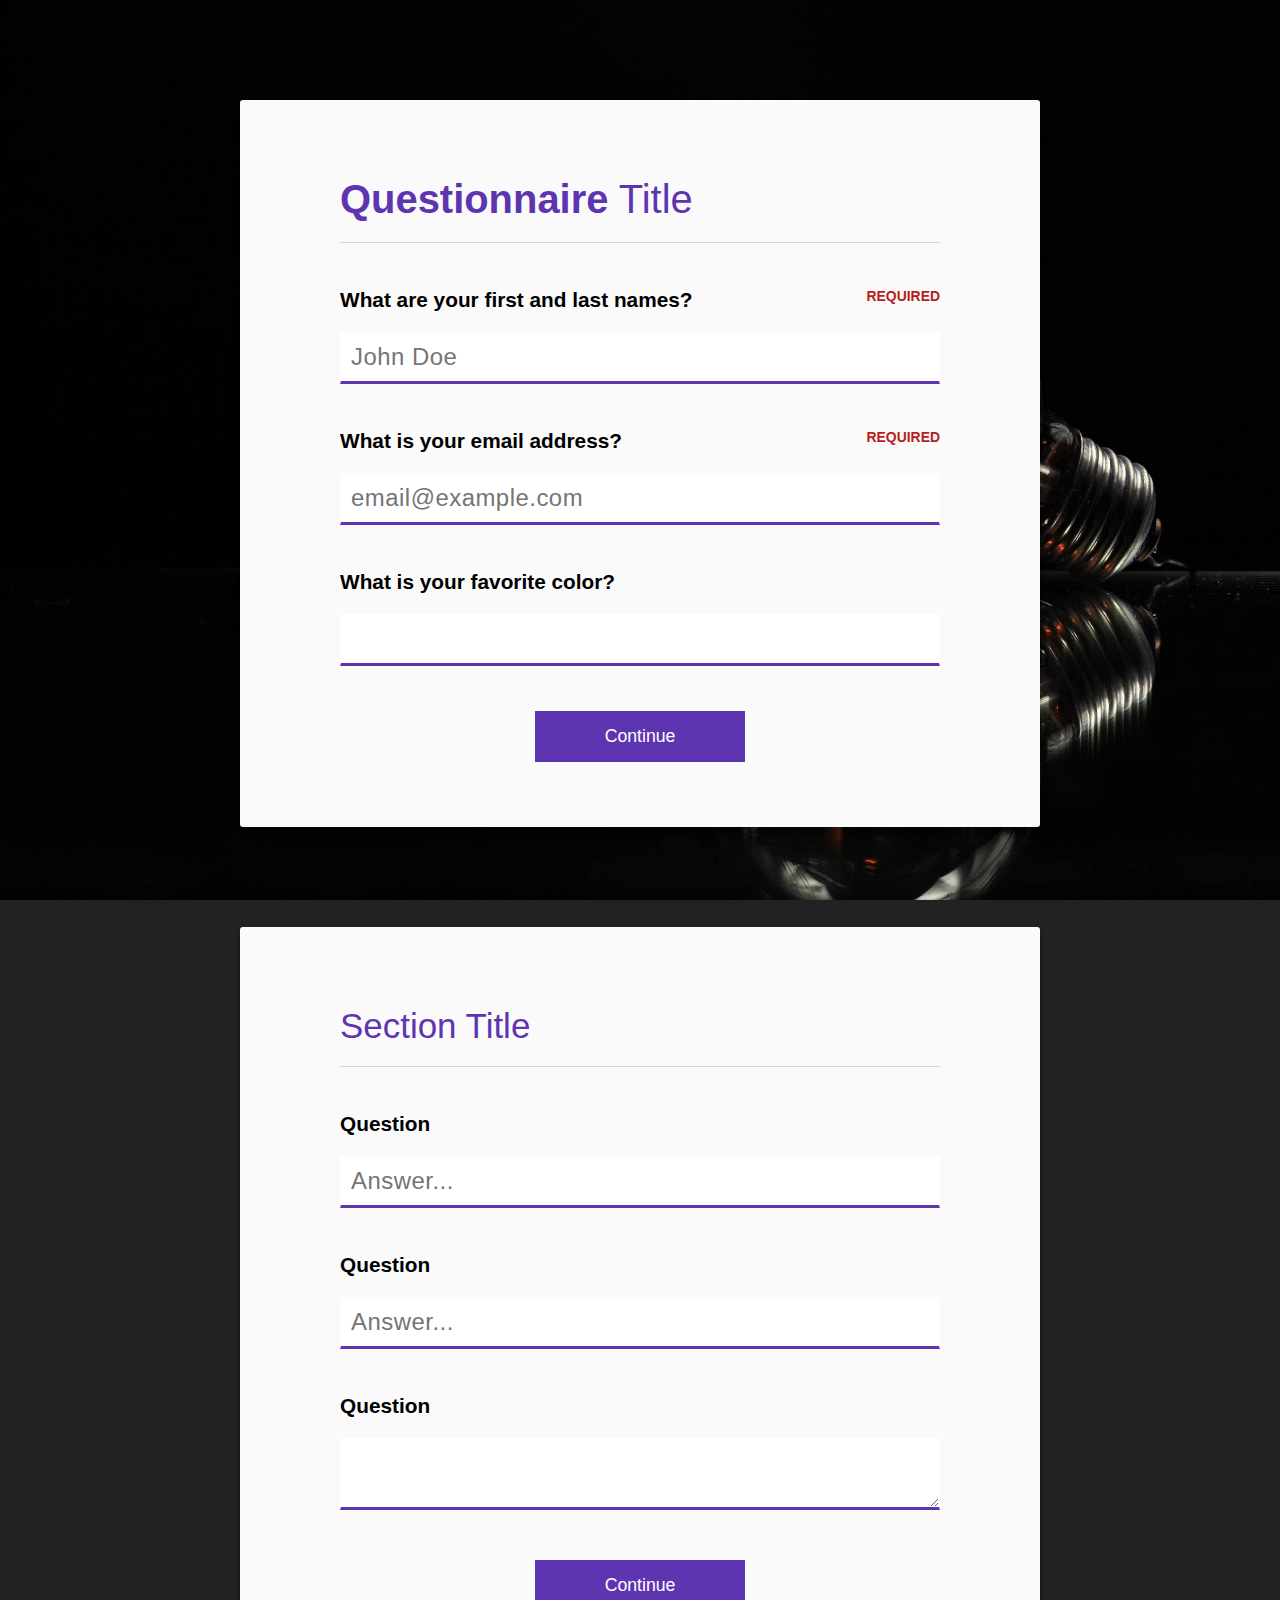
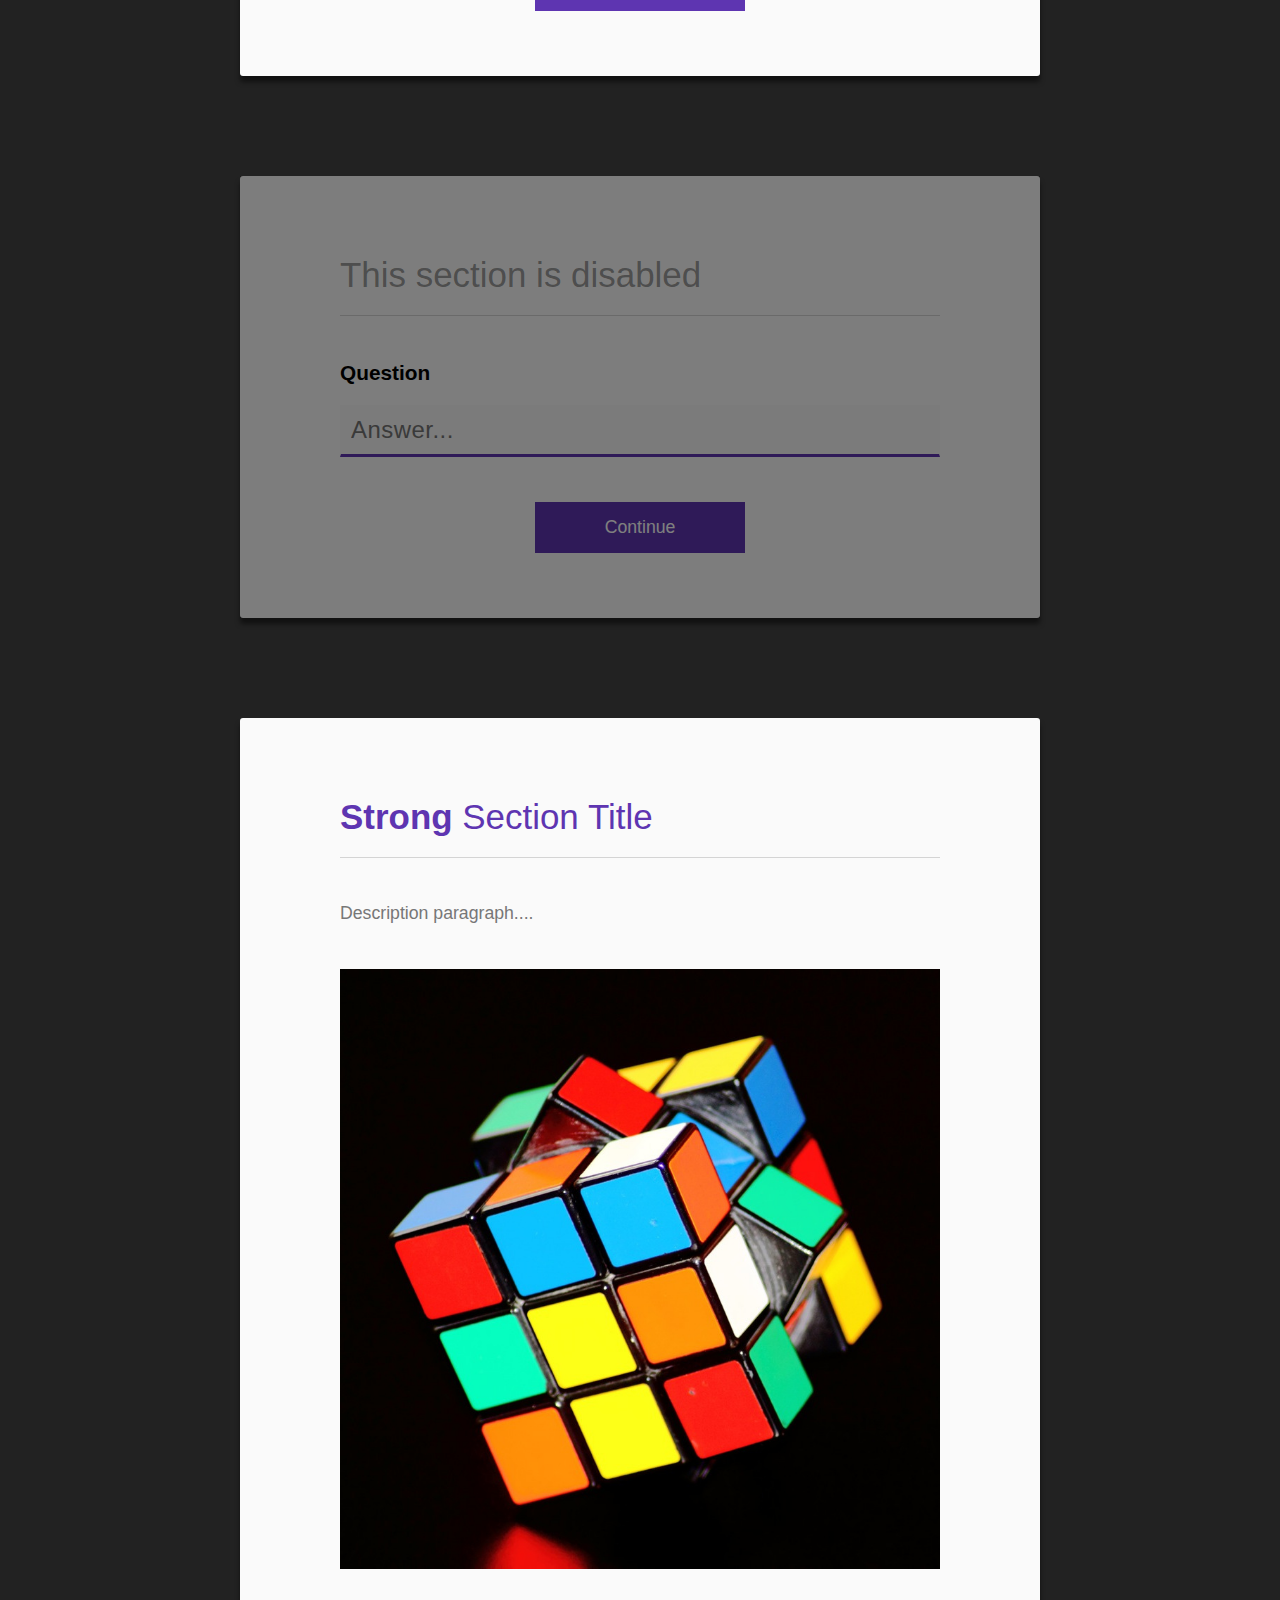
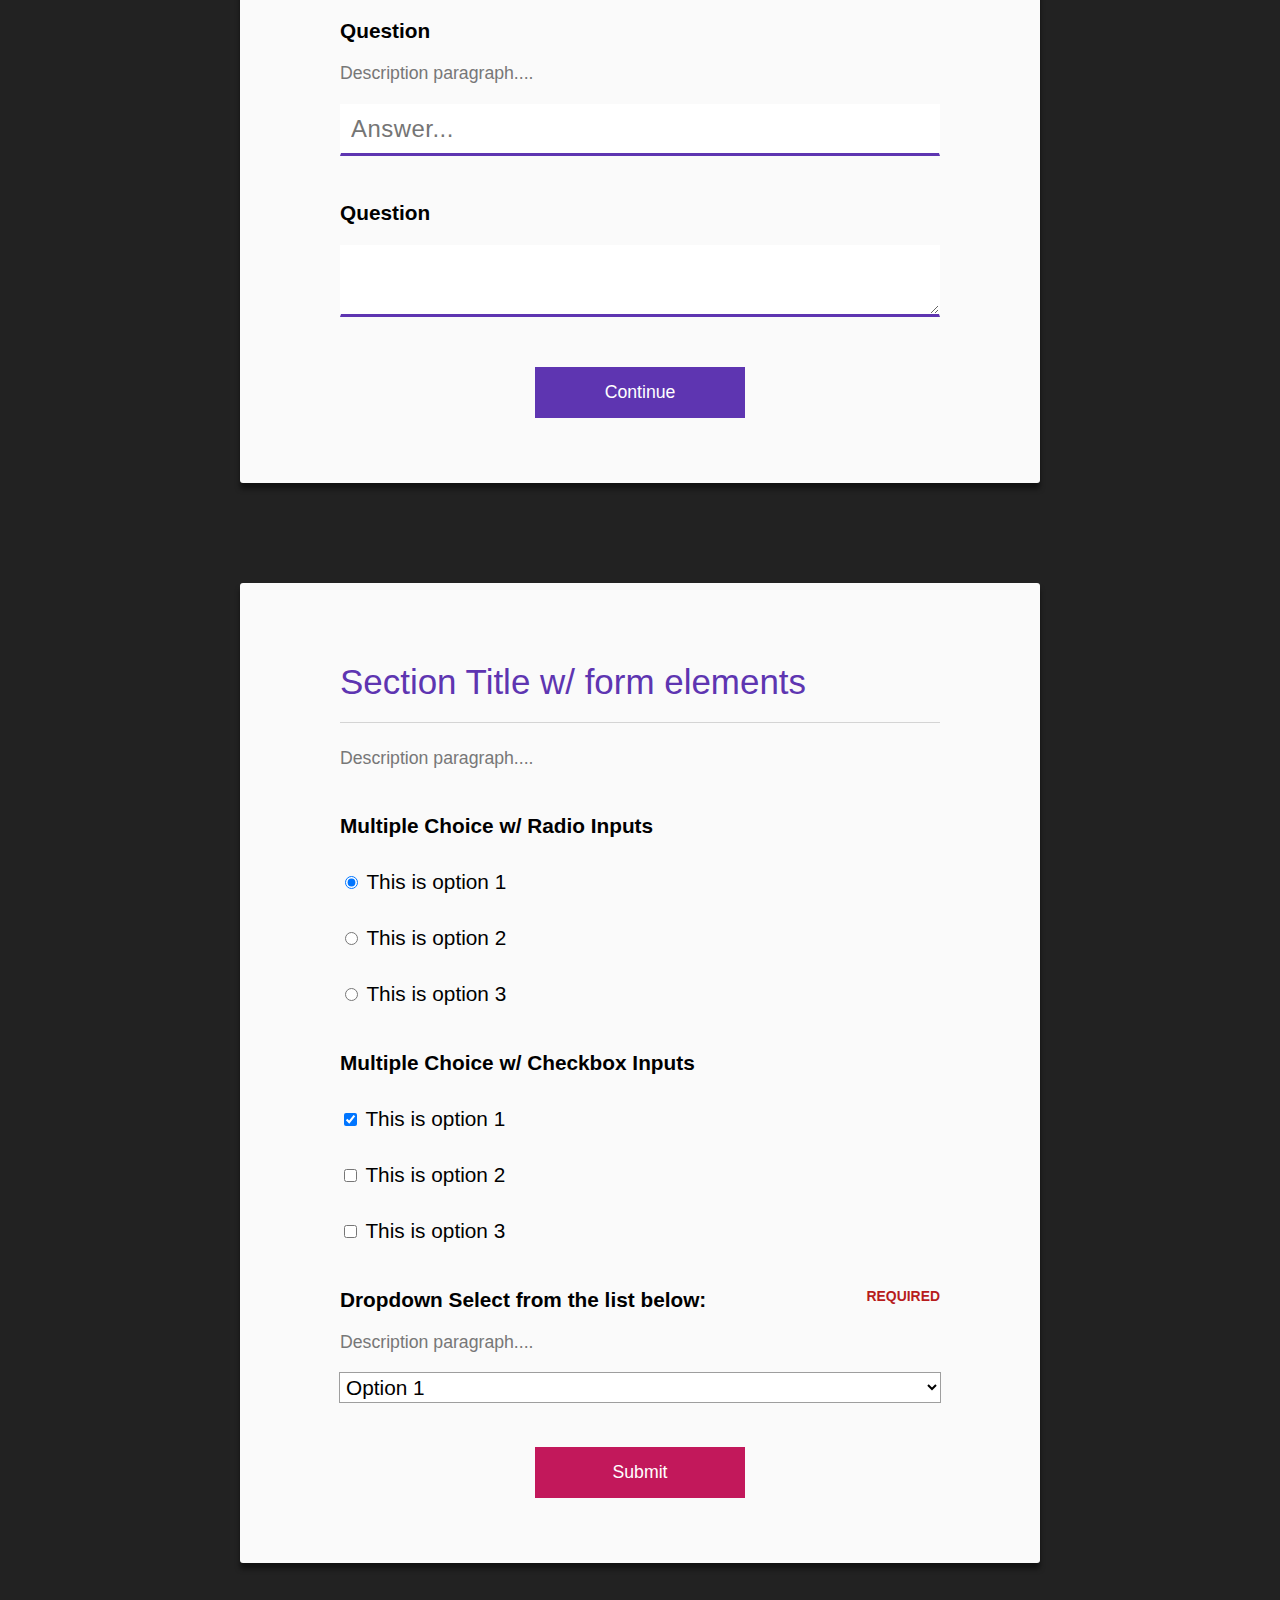
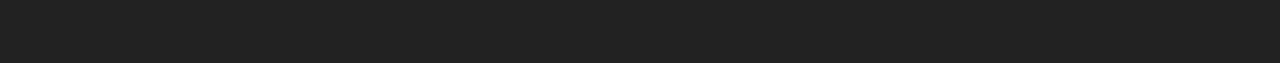
<file: index.html>
<!DOCTYPE html>
<head>
  <meta charset="utf-8">
  <meta name="viewport" content="width=device-width, initial-scale=1">
  <link rel="stylesheet" type="text/css" href="style.css">
  <script type="text/javascript" src="./lib/validator.js"></script>
  <script type="text/javascript" src="script.js"></script>
</head>
<body>
  <!-- Turn off autocomplete -->
  <form id="questionnaire" name="questionnaire" class="questionnaire" autocomplete="off">
    <fieldset name="questionnaire-card" class="questionnaire-card">
      <h1 class="title">
        <strong>Questionnaire</strong> Title
      </h1>
      <div>
        <label for="user-name" class="question">
          <span class="question-text required">
            What are your first and last names?
          </span>
          <input type="text" class="short-answer full-name" name="user-name" id="user-name" placeholder="John Doe">
        </label>
      </div>

      <div>
        <label for="user-email" class="question">
          <span class="question-text required">
            What is your email address?
          </span>
          <input type="text" class="short-answer email" name="user-email" id="user-email" placeholder="email@example.com">
        </label>
      </div>

      <div>
        <label for="user-fav-color" class="question">
          <span class="question-text">
            What is your favorite color?
          </span>
          <input type="text" class="short-answer" name="user-fav-color" id="user-fav-color">
        </label>
      </div>

      <div>
        <input type="button" class="button" name="continue-btn" value="Continue">
      </div>
    </fieldset>

    <!-- second card -->
    <fieldset name="questionnaire-card" class="questionnaire-card">
      <h2 class="title">
        Section Title
      </h2>
      <div>
        <label class="question">
          <span class="question-text">
            Question
          </span>
          <input type="text" class="short-answer" placeholder="Answer...">
        </label>
      </div>

      <div>
        <label class="question">
          <span class="question-text">
            Question
          </span>
          <input type="text" class="short-answer" placeholder="Answer...">
        </label>
      </div>

      <div>
        <label class="question">
          <span class="question-text">
            Question
          </span>
          <textarea class="long-answer"></textarea>
        </label>
      </div>

      <div>
        <input type="button" class="button" name="continue-btn" value="Continue">
      </div>
    </fieldset>

  <!-- third card -->
    <fieldset name="questionnaire-card" disabled="disabled" class="questionnaire-card disabled">
      <h2 class="title">This section is disabled</h2>
      <div>
        <label class="question">
          <span class="question-text">
            Question
          </span>
          <input type="text" class="short-answer" placeholder="Answer...">
        </label>
      </div>

      <div>
        <input type="button" class="button" name="continue-btn" value="Continue">
      </div>
    </fieldset>

  <!-- fourth card -->
    <fieldset name="questionnaire-card" class="questionnaire-card">
      <h2 class="title">
        <strong>Strong</strong> Section Title
      </h2>
      <div>
        <span class="card-description">
          Description paragraph....
        </span>
      </div>

      <div>
        <img src="images/cube.jpg" alt="Rubic Cube">
      </div>

      <div>
        <label class="question">
          <span class="question-text">
            Question
          </span>
          <span class="description">
            Description paragraph....
          </span>
          <input type="text" class="short-answer" placeholder="Answer...">
        </label>
      </div>

      <div>
        <label class="question">
          <span class="question-text">
            Question
          </span>
          <textarea class="long-answer"></textarea>
        </label>
      </div>

      <div>
        <input type="button" class="button" name="continue-btn" value="Continue">
      </div>
    </fieldset>

  <!-- fifth card -->
    <fieldset name="questionnaire-card" class="questionnaire-card">
      <h2 class="title">Section Title w/ form elements</h2>
      <div>
        <span class="description">
          Description paragraph....
        </span>
      </div>

      <div class="question multiple-choice">
        <span class="question-text">Multiple Choice w/ Radio Inputs</span>
        <label><input class="answer" type="radio" name="radio-option" value="option1" checked="checked"> This is option 1</label>
        <label><input class="answer" type="radio" name="radio-option" value="option2"> This is option 2</label>
        <label><input class="answer" type="radio" name="radio-option" value="option3"> This is option 3</label>
      </div>

      <div class="question multiple-choice">
        <span class="question-text">Multiple Choice w/ Checkbox Inputs</span>
        <label><input class="answer" type="checkbox" name="checkbox-option" value="option1" checked="checked"> This is option 1</label>
        <label><input class="answer" type="checkbox" name="checkbox-option" value="option2"> This is option 2</label>
        <label><input class="answer" type="checkbox" name="checkbox-option" value="option3"> This is option 3</label>
      </div>

      <div class="question multiple-choice">
        <label>
          <span class="question-text required">Dropdown Select from the list below:</span>
          <span class="description">Description paragraph....</span>
          <select class="dropdown" name="dropdown">
            <option class="answer" value="option1" selected>Option 1</option>
            <option class="answer" value="option2">Option 2</option>
            <option class="answer" value="option3">Option 3</option>
          </select>
        </label>
      </div>

      <div>
        <input type="submit" class="submit" name="submit-btn" value="Submit">
      </div>
    </fieldset>
  </form>
</body>
</html>
</file>
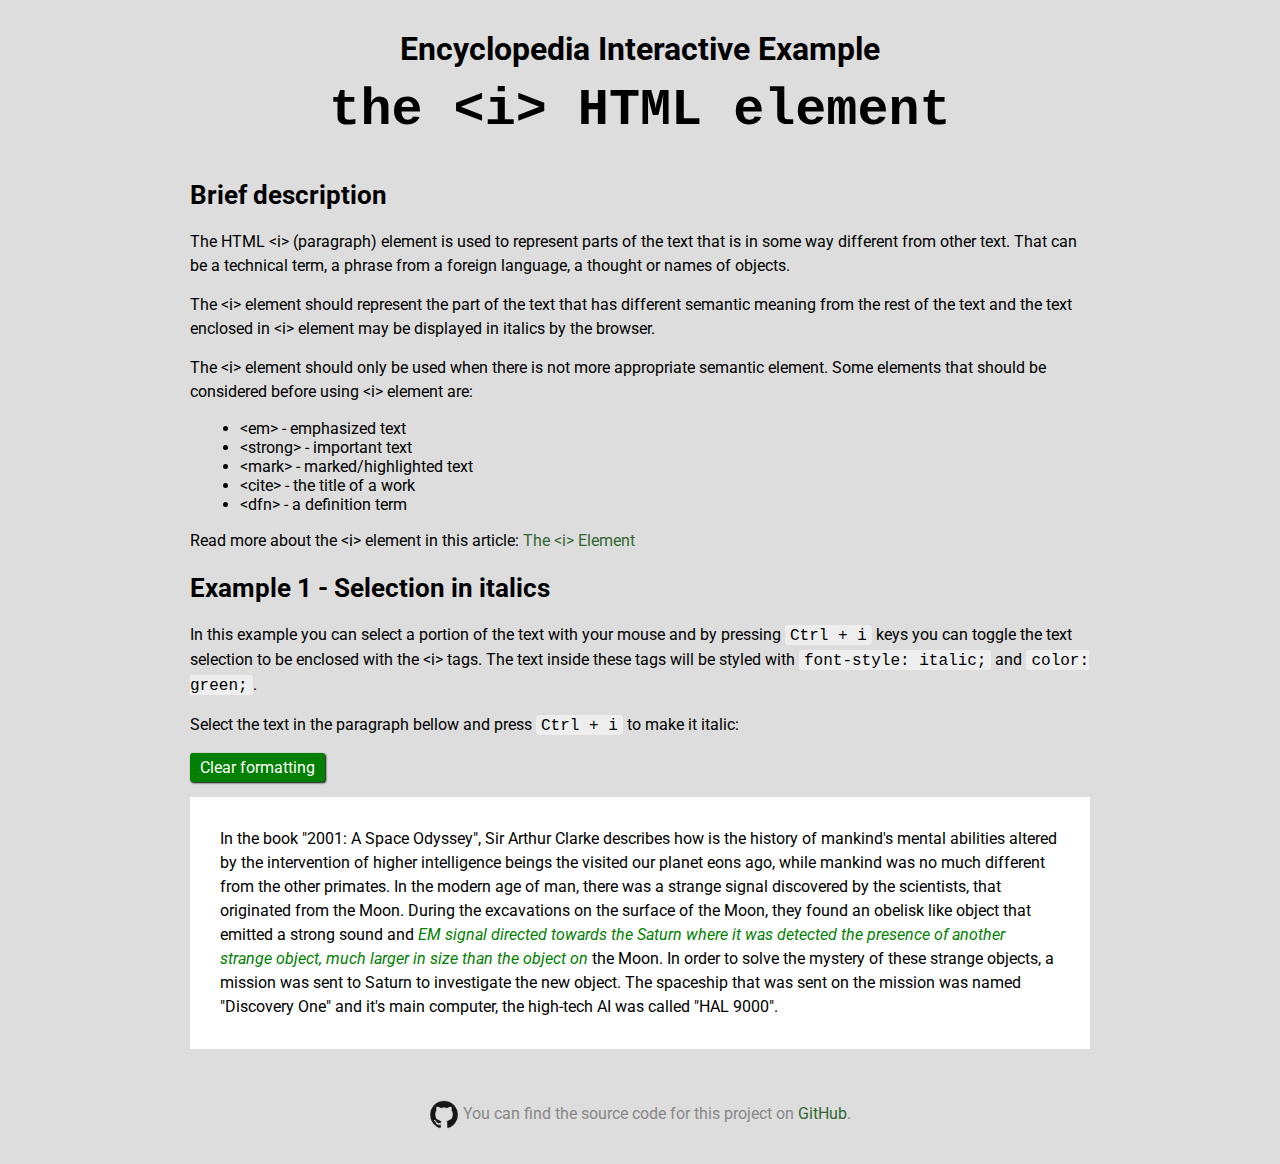
<file: encyclopedia-entries/team-project-3/entry-1-interactive--<i>-element/index.html>
<!DOCTYPE html>
<html>
<head>
  <title>Interactive Example - the &lt;i&gt; element</title>
  <link href='https://fonts.googleapis.com/css?family=Roboto:400,300,500,700' rel='stylesheet' type='text/css'>
  <link rel="stylesheet" type="text/css" href="style.css">
  <script type="text/javascript" src="../lib/jquery-2.2.3.min.js"></script>
  <script type="text/javascript" src="script.js"></script>
</head>

<body>
  <div class="container">
    <h1 class="article-title">
      Encyclopedia Interactive Example
      <p><code>the &lt;i&gt; HTML element</code></p>
    </h1>

    <section class="article-introduction">

      <h2 class="section-title">Brief description</h2>

      <p>The HTML &lt;i&gt; (paragraph) element is used to represent parts of the text that is in some way different from other text. That can be a technical term, a phrase from a foreign language, a thought or names of objects.</p>

      <p>The &lt;i&gt; element should represent the part of the text that has different semantic meaning from the rest of the text and the text enclosed in &lt;i&gt; element may be displayed in italics by the browser.</p>

      <p>The &lt;i&gt; element should only be used when there is not more appropriate semantic element. Some elements that should be considered before using &lt;i&gt; element are:</p>

      <ul>
        <li>&lt;em&gt; - emphasized text</li>
        <li>&lt;strong&gt; - important text</li>
        <li>&lt;mark&gt; - marked/highlighted text</li>
        <li>&lt;cite&gt; - the title of a work</li>
        <li>&lt;dfn&gt; - a definition term</li>
      </ul>

      <p>Read more about the &lt;i&gt; element in this article: <a href="https://github.com/Jing-Ran/team-project-questionnaire-app/blob/master/encyclopedia-entries/team-project-2/entry-1--the-%3Ci%3E-element.md">The &lt;i&gt; Element</a></p>

    </section>

    <section class="interactive-example">

      <h2 class="section-title exercise-title">Example 1 - Selection in italics</h2>

      <p>In this example you can select a portion of the text with your mouse and by pressing <code>Ctrl + i</code> keys you can toggle the text selection to be enclosed with the &lt;i&gt; tags. The text inside these tags will be styled with <code>font-style: italic;</code> and <code>color: green;</code>.</p>

      <p>Select the text in the paragraph bellow and press <code>Ctrl + i</code> to make it italic:</p>
      <div class="button clear-formatting">Clear formatting</div>
      <section class="example example-selection">
        <p>In the book "2001: A Space Odyssey", Sir Arthur Clarke describes how is the history of mankind's mental abilities altered by the intervention of higher intelligence beings the visited our planet eons ago, while mankind was no much different from the other primates. In the modern age of man, there was a strange signal discovered by the scientists, that originated from the Moon. During the excavations on the surface of the Moon, they found an obelisk like object that emitted a strong sound and <i>EM signal directed towards the Saturn where it was detected the presence of another strange object, much larger in size than the object on</i> the Moon. In order to solve the mystery of these strange objects, a mission was sent to Saturn to investigate the new object. The spaceship that was sent on the mission was named "Discovery One" and it's main computer, the high-tech AI was called "HAL 9000".</p>
      </section>
    </section>

  <footer>
    <p><a href="https://github.com/Jing-Ran/team-project-questionnaire-app/tree/master/encyclopedia-entries/team-project-3/entry-1-interactive--%3Ci%3E-element" target="_blank"><img class="github-logo" src="../img/github.png" alt="github logo"></a> You can find the source code for this project on <a href="https://github.com/Jing-Ran/team-project-questionnaire-app/tree/master/encyclopedia-entries/team-project-3/entry-1-interactive--%3Ci%3E-element" target="_blank">GitHub</a>.</p>
  </footer>

  </div> <!-- end ".container" -->
</body>

</html>
</file>
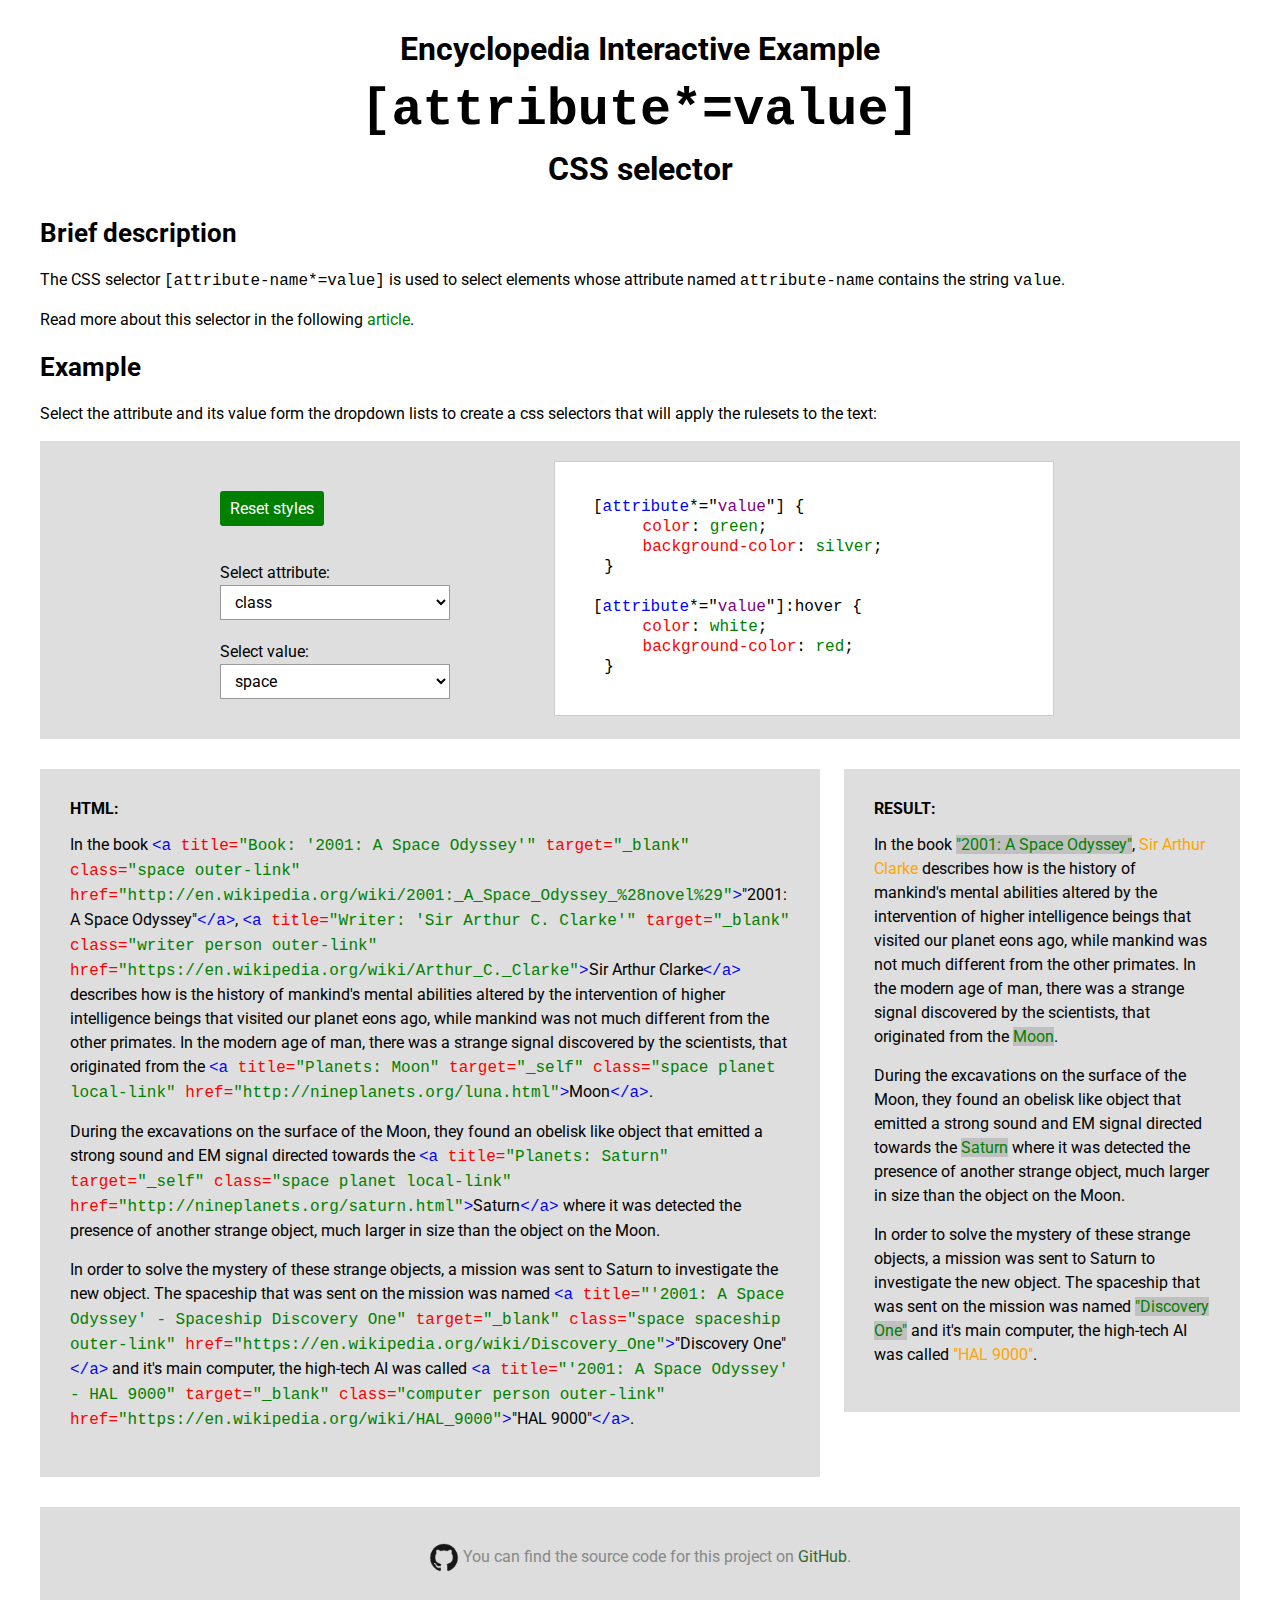
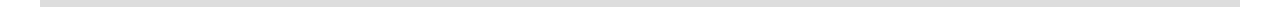
<file: encyclopedia-entries/team-project-3/entry-2-interactive--[attribute*=value]/index.html>
<!DOCTYPE html>
<html>
<head>
  <title>Interactive Example - [attribute*=value] selector</title>
  <link href='https://fonts.googleapis.com/css?family=Roboto:400,300,500,700' rel='stylesheet' type='text/css'>
  <link rel="stylesheet" type="text/css" href="style.css">
  <script type="text/javascript" src="../lib/jquery-2.2.3.min.js"></script>
  <script type="text/javascript" src="script.js"></script>
</head>

<body>
  <div class="container">
    <h1 class="article-title">
      Encyclopedia Interactive Example
      <p><code>[attribute*=value]</code></p>
      CSS selector
    </h1>

    <section class="article-introduction">

      <h2 class="section-title">Brief description</h2>

      <p>The CSS selector <code>[attribute-name*=value]</code> is used to select elements whose attribute named <code>attribute-name</code> contains the string <code>value</code>.</p>

      <p>Read more about this selector in the following <a href="https://github.com/Jing-Ran/team-project-questionnaire-app/blob/master/encyclopedia-entries/team-project-2/entry-2--the-%5Battribute*%3Dvalue%5D.md">article</a>.</p>

    </section>

    <section class="interactive-example">

      <h2 class="section-title">Example</h2>

      <p>Select the attribute and its value form the dropdown lists to create a css selectors that will apply the rulesets to the text:</p>

      <div class="controls">
        <section id="selector-editor">
          <div title="button-reset" class="button reset">Reset styles</div>
          <div>
            <p>Select attribute:</p>
            <select id="attribute" name="attribute">
              <option value="class" selected>class</option>
              <option value="target">target</option>
              <option value="title">title</option>
              <option value="href">href</option>
            </select>
          </div>
          <div>
            <p>Select value:</p>
            <select id="values" name="values">
              <optgroup id="class" label="class">
                <option class="class" value="space" selected>space</option>
                <option class="class" value="outer-link">outer-link</option>
                <option class="class" value="local-link">local-link</option>
                <option class="class" value="writer">writer</option>
                <option class="class" value="person">person</option>
                <option class="class" value="space planet">space planet</option>
                <option class="class" value="computer person">computer person</option>
                <option class="class" value="spaceship">spaceship</option>
              </optgroup>
              <optgroup id="target" label="target" disabled>
                <option class="target" value="_self">_self</option>
                <option class="target" value="_blank">_blank</option>
              </optgroup>
              <optgroup id="title" label="title" disabled>
                <option class="title" value="Book">Book</option>
                <option class="title" value="Discovery One">Discovery One</option>
                <option class="title" value="HAL 9000">HAL 9000</option>
                <option class="title" value="Writer">Writer</option>
                <option class="title" value="Planets: Moon">Planets: Moon</option>
                <option class="title" value="Planets: Saturn">Planets: Saturn</option>
                <option class="title" value="'2001: A Space Odyssey'">'2001: A Space Odyssey'</option>
              </optgroup>
              <optgroup id="href" label="href" disabled>
                <option class="href" value="http">http</option>
                <option class="href" value="https">https</option>
                <option class="href" value="wikipedia.org">wikipedia.org</option>
                <option class="href" value="nineplanets.org">nineplanets.org</option>
              </optgroup>
            </select>
          </div>
        </section> <!-- End "#selector-editor"-->

  <!-- HTML structure for selector display must be pulled to the left
       for the code to display correctly aligned on the page -->
        <section id="selector-display">
  <span class="ruleset">[<span class="attribute">attribute</span>*="<span class="attribute-value">value</span>"] {
      <span class="property">color</span>: <span class="property-value">green</span>;
      <span class="property">background-color</span>: <span class="property-value">silver</span>;
  }
  </span>
  <span class="ruleset">[<span class="attribute">attribute</span>*="<span class="attribute-value">value</span>"]:hover {
      <span class="property">color</span>: <span class="property-value">white</span>;
      <span class="property">background-color</span>: <span class="property-value">red</span>;
  }
  </span>
        </section> <!-- End "#selector-display" -->
      </div>

      <div class="result">
        <section class="example-html">
          <h3>HTML:</h3>
          <p>
            In the book <span class="tag">&lt;a <span class="property">title=</span><span class="property-value">"Book: '2001: A Space Odyssey'"</span> <span class="property">target=</span><span class="property-value">"_blank"</span> <span class="property">class=</span><span class="property-value">"space outer-link"</span> <span class="property">href=</span><span class="property-value">"http://en.wikipedia.org/wiki/2001:_A_Space_Odyssey_%28novel%29"</span><span class="tag">&gt;</span></span>"2001: A Space Odyssey"<span class="tag">&lt;/a&gt;</span>, <span class="tag">&lt;a <span class="property">title=</span><span class="property-value">"Writer: 'Sir Arthur C. Clarke'"</span> <span class="property">target=</span><span class="property-value">"_blank"</span> <span class="property">class=</span><span class="property-value">"writer person outer-link"</span> <span class="property">href=</span><span class="property-value">"https://en.wikipedia.org/wiki/Arthur_C._Clarke"</span>&gt;</span>Sir Arthur Clarke<span class="tag">&lt;/a&gt;</span> describes how is the history of mankind's mental abilities altered by the intervention of higher intelligence beings that visited our planet eons ago, while mankind was not much different from the other primates. In the modern age of man, there was a strange signal discovered by the scientists, that originated from the <span class="tag">&lt;a <span class="property">title=</span><span class="property-value">"Planets: Moon"</span> <span class="property">target=</span><span class="property-value">"_self"</span> <span class="property">class=</span><span class="property-value">"space planet local-link"</span> <span class="property">href=</span><span class="property-value">"http://nineplanets.org/luna.html"</span>&gt;</span>Moon<span class="tag">&lt;/a&gt;</span>.

          <p>
            During the excavations on the surface of the Moon, they found an obelisk like object that emitted a strong sound and EM signal directed towards the <span class="tag">&lt;a <span class="property">title=</span><span class="property-value">"Planets: Saturn"</span> <span class="property">target=</span><span class="property-value">"_self"</span> <span class="property">class=</span><span class="property-value">"space planet local-link"</span> <span class="property">href=</span><span class="property-value">"http://nineplanets.org/saturn.html"</span>&gt;</span>Saturn<span class="tag">&lt;/a&gt;</span> where it was detected the presence of another strange object, much larger in size than the object on the Moon.
          </p>

          <p>
            In order to solve the mystery of these strange objects, a mission was sent to Saturn to investigate the new object. The spaceship that was sent on the mission was named <span class="tag">&lt;a <span class="property">title=</span><span class="property-value">"'2001: A Space Odyssey' - Spaceship Discovery One"</span> <span class="property">target=</span><span class="property-value">"_blank"</span> <span class="property">class=</span><span class="property-value">"space spaceship outer-link"</span> <span class="property">href=</span><span class="property-value">"https://en.wikipedia.org/wiki/Discovery_One"</span>&gt;</span>"Discovery One"<span class="tag">&lt;/a&gt;</span> and it's main computer, the high-tech AI was called <span class="tag">&lt;a <span class="property">title=</span><span class="property-value">"'2001: A Space Odyssey' - HAL 9000"</span> <span class="property">target=</span><span class="property-value">"_blank"</span> <span class="property">class=</span><span class="property-value">"computer person outer-link"</span> <span class="property">href=</span><span class="property-value">"https://en.wikipedia.org/wiki/HAL_9000"</span>&gt;</span>"HAL 9000"<span class="tag">&lt;/a&gt;</span>.
          </p>
        </section> <!-- End "#example-html" -->

        <section id="example" class="example">
          <h3>RESULT:</h3>
          <p>In the book <a title="Book: '2001: A Space Odyssey'" target="_blank" class="space outer-link" href="http://en.wikipedia.org/wiki/2001:_A_Space_Odyssey_%28novel%29">"2001: A Space Odyssey"</a>, <a title="Writer: 'Sir Arthur C. Clarke'" target="_blank" class="writer person outer-link" href="https://en.wikipedia.org/wiki/Arthur_C._Clarke">Sir Arthur Clarke</a> describes how is the history of mankind's mental abilities altered by the intervention of higher intelligence beings that visited our planet eons ago, while mankind was not much different from the other primates. In the modern age of man, there was a strange signal discovered by the scientists, that originated from the <a title="Planets: Moon" target="_self" class="space planet local-link" href="http://nineplanets.org/luna.html">Moon</a>.</p>

          <p>During the excavations on the surface of the Moon, they found an obelisk like object that emitted a strong sound and EM signal directed towards the <a title="Planets: Saturn" target="_self" class="space planet local-link" href="http://nineplanets.org/saturn.html">Saturn</a> where it was detected the presence of another strange object, much larger in size than the object on the Moon.</p>

          <p>In order to solve the mystery of these strange objects, a mission was sent to Saturn to investigate the new object. The spaceship that was sent on the mission was named <a title="'2001: A Space Odyssey' - Spaceship Discovery One" target="_blank" class="space spaceship outer-link" href="https://en.wikipedia.org/wiki/Discovery_One">"Discovery One"</a> and it's main computer, the high-tech AI was called <a title="'2001: A Space Odyssey' - HAL 9000" target="_blank" class="computer person outer-link" href="https://en.wikipedia.org/wiki/HAL_9000">"HAL 9000"</a>.</p>
        </section> <!-- End "#example" -->
        </div>
    </section> <!-- End ".interactive-example" -->

  <footer>
    <p><a href="https://github.com/Jing-Ran/team-project-questionnaire-app/tree/master/encyclopedia-entries/team-project-3/entry-2-interactive--%5Battribute*%3Dvalue%5D" target="_blank"><img class="github-logo" src="../img/github.png" alt="github logo"></a> You can find the source code for this project on <a href="https://github.com/Jing-Ran/team-project-questionnaire-app/tree/master/encyclopedia-entries/team-project-3/entry-2-interactive--%5Battribute*%3Dvalue%5D" target="_blank">GitHub</a>.</p>
  </footer>

  </div> <!-- end ".container" -->
</body>

</html>
</file>
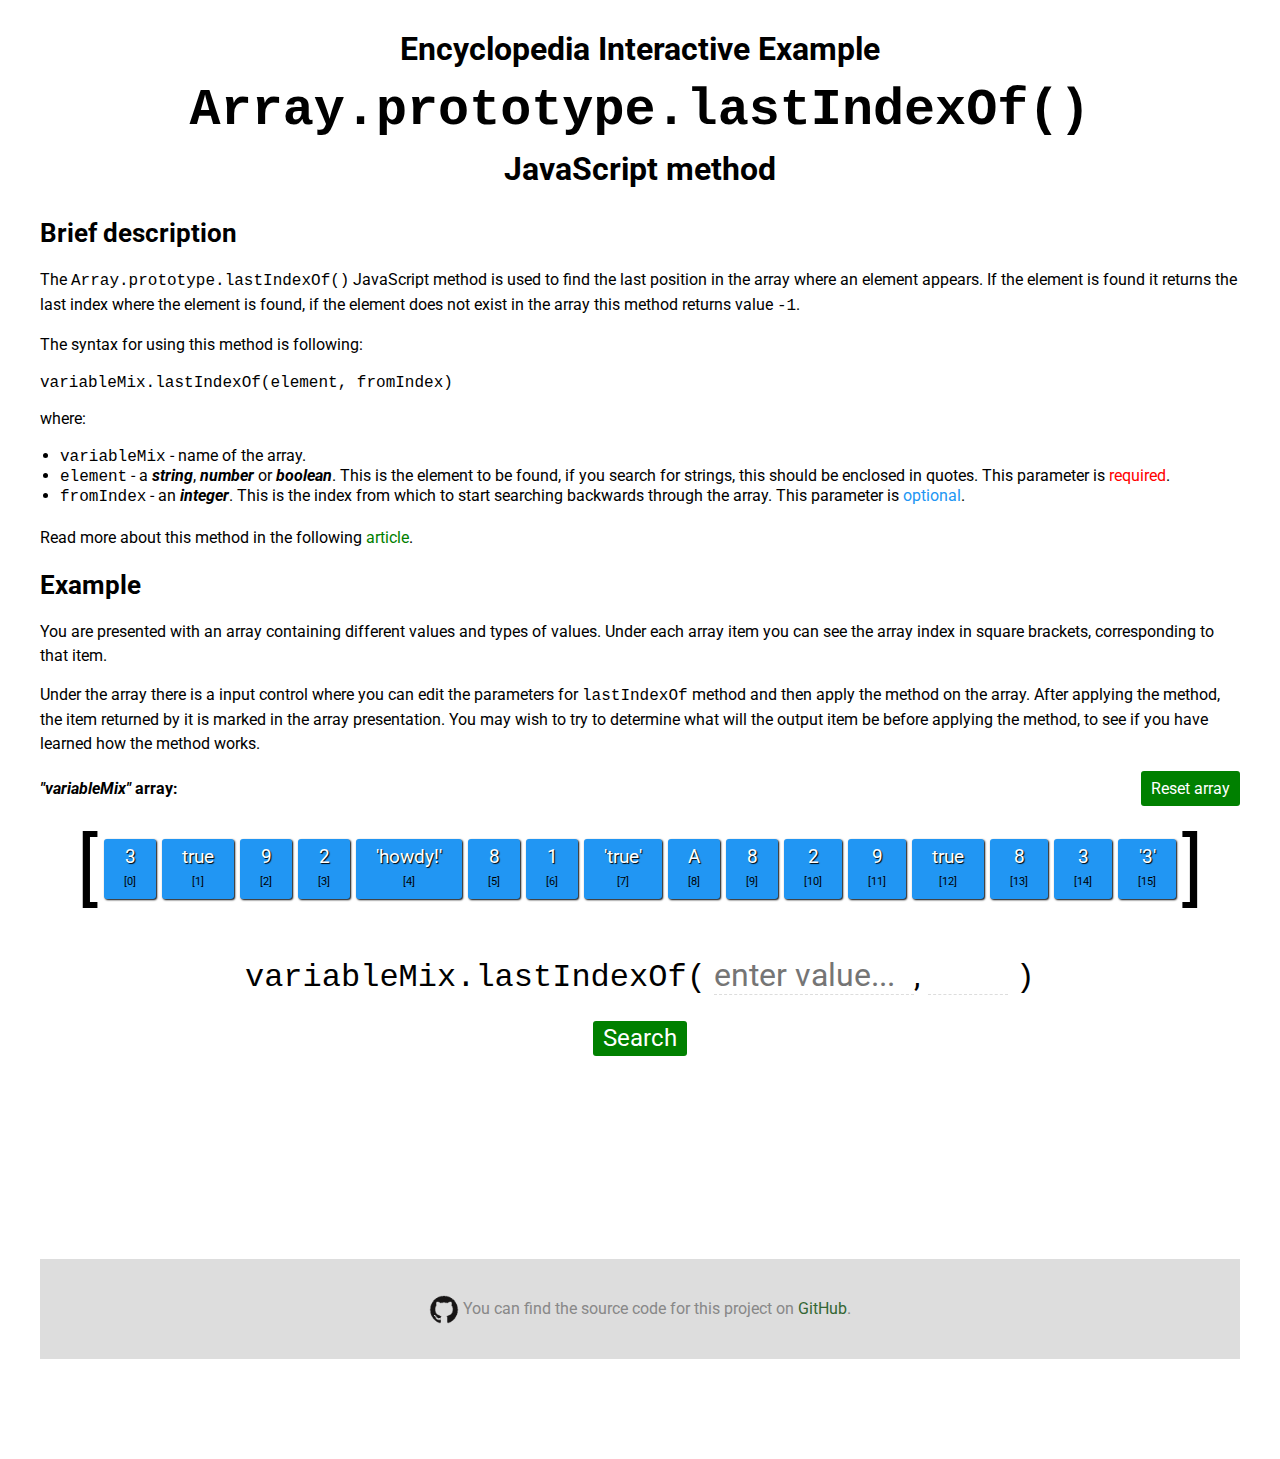
<file: encyclopedia-entries/team-project-3/entry-3-interactive--Array.prototype.lastIndexOf()/index.html>
<!DOCTYPE html>
<html>
<head>
  <title>Interactive Example - Array.prototype.lastIndexOf method</title>
  <link href='https://fonts.googleapis.com/css?family=Roboto:400,300,500,700' rel='stylesheet' type='text/css'>
  <link rel="stylesheet" type="text/css" href="style.css">
  <script type="text/javascript" src="../lib/jquery-2.2.3.min.js"></script>
  <script type="text/javascript" src="script.js"></script>
</head>

<body>
  <div class="container">
    <h1 class="article-title">
      Encyclopedia Interactive Example
      <p><code>Array.prototype.lastIndexOf()</code></p>
      JavaScript method
    </h1>

    <section class="article-introduction">

      <h2 class="section-title">Brief description</h2>

      <p>The <code>Array.prototype.lastIndexOf()</code> JavaScript method is used to find the last position in the array where an element appears. If the element is found it returns the last index where the element is found, if the element does not exist in the array this method returns value <code>-1</code>.</p>

      <p>The syntax for using this method is following:</p>
      <code>variableMix.lastIndexOf(element, fromIndex)</code>
      <p>where:</p>
      <ul>
        <li><code>variableMix</code> - name of the array.</li>
        <li><code>element</code> - a <span class="italic bold">string</span>, <span class="italic bold">number</span> or <span class="italic bold">boolean</span>. This is the element to be found, if you search for strings, this should be enclosed in quotes. This parameter is <span class="alert">required</span>.</li>
        <li><code>fromIndex</code> - an <span class="italic bold">integer</span>. This is the index from which to start searching backwards through the array. This parameter is <span class="info">optional</span>.</li>
      </ul>

      <p>Read more about this method in the following <a href="https://github.com/Jing-Ran/team-project-questionnaire-app/blob/master/encyclopedia-entries/team-project-2/entry-3--Array.prototype.lastIndexOf.md">article</a>.</p>

    </section> <!-- End ".article-introduction" -->

    <section class="interactive-example">

      <h2 class="section-title">Example</h2>

      <section class="example-description">
        <p>You are presented with an array containing different values and types of values. Under each array item you can see the array index in square brackets, corresponding to that item.</p>
        <p>Under the array there is a input control where you can edit the parameters for <code>lastIndexOf</code> method and then apply the method on the array. After applying the method, the item returned by it is marked in the array presentation. You may wish to try to determine what will the output item be before applying the method, to see if you have learned how the method works.</p>
      </section> <!-- End ".example-description" -->

      <section class="array-presentation">
        <h3><span class="italic">"variableMix"</span> array: <input id="reset" class="button" type="button" value="Reset array"></h3>

        <ul class="example-array">
          <li>[</li>
          <li><span class="array-item">3</span><span class="array-index">[0]</span></li>
          <li><span class="array-item">true</span><span class="array-index">[1]</span></li>
          <li><span class="array-item">9</span><span class="array-index">[2]</span></li>
          <li><span class="array-item">2</span><span class="array-index">[3]</span></li>
          <li><span class="array-item">'howdy!'</span><span class="array-index">[4]</span></li>
          <li><span class="array-item">8</span><span class="array-index">[5]</span></li>
          <li><span class="array-item">1</span><span class="array-index">[6]</span></li>
          <li><span class="array-item">'true'</span><span class="array-index">[7]</span></li>
          <li><span class="array-item">A</span><span class="array-index">[8]</span></li>
          <li><span class="array-item">8</span><span class="array-index">[9]</span></li>
          <li><span class="array-item">2</span><span class="array-index">[10]</span></li>
          <li><span class="array-item">9</span><span class="array-index">[11]</span></li>
          <li><span class="array-item">true</span><span class="array-index">[12]</span></li>
          <li><span class="array-item">8</span><span class="array-index">[13]</span></li>
          <li><span class="array-item">3</span><span class="array-index">[14]</span></li>
          <li><span class="array-item">'3'</span><span class="array-index">[15]</span></li>
          <li>]</li>
        </ul>

      </section> <!-- End ".array-presentation" -->

      <section class="controls">
        <code>variableMix.lastIndexOf(</code>
        <span>
          <input id="array-element" class="parameters" type="text" required placeholder="enter value...">, 
          <span class="tooltip">
            Enter string, boolean or number. <br>
            Strings may be entered with or without quotes. Numbers and booleans must be entered without quotes, otherwise they are treated as strings.
          </span>
        </span>
        <span>
          <input id="index-from" class="parameters" type="number">
          <span class="tooltip">
            Enter integer here.<br>
            If string is entered or the filed is empty then the search will start from the end of the array.
          </span>
          <span class="tooltip-invalid">
            Only numbers please!<br>
            Invalid values will cause the search to be performed from the end of the array.<br>
            Firefox users should not enter the "+" sign in front of positive numbers.
          </span>
        </span>
        <code>)</code>
        <p>
          <input id="search" class="button" type="button" value="Search">
        </p>
      </section> <!-- End ".controls" -->

      <section class="result">
        <div id="empty-element"><p>No element selected! Please try again.</p></div>
        <div id="bad-start-index">
          <p>Can't search from indexes lower than 0!</p>
          <ul>
            <li>Starting index is: <span class="index-start"></span>.</li>
          </ul>
        </div>
        <div id="not-found">
          <p>Element <span class="element"></span> is not found in the array!</p>
          <ul>
            <li>Starting index is: <span class="index-start"></span>.</li>
          </ul>
        </div>
        <div id="found">
          <p>Found element <span class="element"></span>!</p>
          <ul>
            <li>Found on index: <span class="index-found"></span>.</li>
            <li>Starting index is: <span class="index-start"></span>.</li>
          </ul>
        </div>
      </section>

    </section> <!-- End ".interactive-example" -->

  <footer>
    <p><a href="https://github.com/Jing-Ran/team-project-questionnaire-app/tree/master/encyclopedia-entries/team-project-3/entry-3-interactive--Array.prototype.lastIndexOf()" target="_blank"><img class="github-logo" src="../img/github.png" alt="github logo"></a> You can find the source code for this project on <a href="https://github.com/Jing-Ran/team-project-questionnaire-app/tree/master/encyclopedia-entries/team-project-3/entry-3-interactive--Array.prototype.lastIndexOf()" target="_blank">GitHub</a>.</p>
  </footer>

  </div> <!-- End ".container" -->
</body>

</html>
</file>
<file: style.css>
body {
  margin: 0;
  background-color: #222;
  background-image: url("images/mirror-light-black-glass.jpg");
  background-position: center;
  background-size: cover;
  background-attachment: fixed;
  font-size: 16px;
}

.questionnaire * {
  box-sizing: border-box;
  font-family: "Roboto", "Helvetica Neue", sans-serif;
}

.questionnaire *:focus {
  outline: none;
}

.questionnaire {
  width: 80%;
  max-width: 800px;
  min-width: 400px;
  margin: auto;
  font-size: 1.3rem;
}

.questionnaire .questionnaire-card {
  margin: 100px 0;
  background-color: #fafafa;
  padding: 50px 100px 20px;
  width: 100%;
  border-radius: 3px;
  border: none;
  box-shadow: 0 6px 5px 0 rgba(0, 0, 0, 0.5);
}

.questionnaire .title {
  color: #5E35B1;
  border-bottom: 1px solid rgba(0, 0, 0, 0.15);
  padding-bottom: 20px;
  font-weight: lighter;
}

.questionnaire h1.title {
  font-size: 1.92em;
}

.questionnaire h2.title {
  font-size: 1.68em;
}

.questionnaire input[type=text],
.questionnaire input[type=email],
.questionnaire textarea {
  width: 100%;
  padding: 10px;
  border: 1px solid rgba(0, 0, 0, 0);
  border-bottom: 3px solid #5E35B1;
  transition: border 0.6s;
  -webkit-transition: border 0.6s;
  -moz-transition: border 0.6s;
  -o-transition: border 0.6s;
}

.questionnaire input[class*="answer"] {
  font-size: 1.15em;
  letter-spacing: 0.5px;
}

.questionnaire textarea {
  font-size: 1em;
}

.questionnaire input[class*="answer"]:focus,
.questionnaire textarea:focus {
  border: 1px solid #5E35B1;
  border-bottom: 3px solid #5E35B1;
}

.questionnaire .required::after {
  content: "REQUIRED";
  color: #B71C1C;
  font-weight: bold;
  font-size: 0.67em;
  float: right;
}

.questionnaire .questionnaire-card div {
  margin: 45px 0;
}

.questionnaire .button,
.submit {
  width: 35%;
  max-width: 230px;
  min-width: 50px;
  border: none;
  background-color: #5E35B1;
  color: #fff;
  margin: 15px auto;
  display: block;
  padding: 15px 0;
  text-align: center;
  font-size: 0.85em;
  transition: background-color 0.6s;
  -webkit-transition: background-color 0.6s;
  -moz-transition: background-color 0.6s;
  -o-transition: background-color 0.6s;
}

.questionnaire .button:hover {
  background-color: #7E57C2;
  cursor: pointer;
}

.questionnaire span {
  font-weight: bold;
  margin: 20px 0;
  display: block;
}

.questionnaire strong {
  font-weight: bold;
}

.questionnaire [class*="description"] {
  font-weight: normal;
  color: #777;
  font-size: 0.85em;
}

.questionnaire .title + div > .description {
  margin-top: -20px;
}

.questionnaire div img {
  width: 100%;
}

.questionnaire .disabled {
  position: relative;
}

.questionnaire .disabled::after {
  content: "";
  position: absolute;
  left: 0;
  top: 0;
  right: 0;
  bottom: 0;
  background-color: rgba(0, 0, 0, 0.5);
}

.questionnaire .disabled .title {
  color: rgba(0,0,0,0.4);
}

.questionnaire .multiple-choice label {
  display: block;
  margin: 32px 0;

}

.questionnaire .dropdown {
  width: 100%;
  font-size: 1em;
  padding: 2px;
  border: 0;
  outline: 1px solid #9E9E9E;
  background-color: #fff;
}

.questionnaire .submit {
  background-color: #C2185B;
}

.questionnaire .submit:hover {
  background-color: #EC407A;
  cursor: pointer;
}

#questionnaire input:invalid {
  border: 1px solid #B71C1C;
  border-bottom: 3px solid #B71C1C;
  box-shadow: none;
}
</file>
<file: encyclopedia-entries/team-project-3/entry-2-interactive--[attribute*=value]/style.css>
body {
  margin: 0;
  padding: 0;
  background-color: #fff;
  font-size: 16px;
}

body * {
  font-size: inherit; /* reset all font sizes to 16px */ /* Maybe not needed */
  /* reset some other styles */
  font-family: "Roboto", "Helvetica Neue", sans-serif;
  color: inherit;
  outline: none;
  border: none;
  margin: 0;
  padding: 0;
  box-sizing: border-box;
}

p {
  margin: 15px 0;
  line-height: 1.5em;
}

a {
  text-decoration: none;
  color: orange;
}

a:hover {
  text-decoration: underline;
  color: purple;
}

a.space {
  color: green;
  background-color: silver;
}

a.space:hover {
  color: white;
  background-color: red;
}

.article-title {
  font-size: 2em;
  text-align: center;
  margin: 30px 0;
}

.article-title p {
  font-size: 1.618em;
  margin: 0;
}

.section-title {
  font-size: 1.6em;
  margin: 20px 0;
}

.container {
  width: 1200px;
  margin: 0 auto;
}

.article-introduction a {
  color: green;
}

.button {
  display: inline-block;
  background-color: #008000;
  padding: 5px 10px;
  border-radius: 3px;
  color: #fff;
  line-height: 25px;
}

.button:hover {
  background-color: #00a000;
  cursor: pointer;
}

#selector-editor {
  margin: 20px 0;
  padding-top: 30px;
  display: inline-block;
  width: 230px;
  vertical-align: top;
}

#selector-editor div {
  margin-bottom: 20px;
}

#selector-editor select {
  height: 35px;
  padding-left: 10px;
  border: 1px solid #999;
  background-color: #fff;
  width: 100%;
}

#selector-editor p {
  margin-bottom: 0;
}

.attribute,
.tag {
  color: blue;
}

.attribute-value {
  color: purple;
}

.property {
  color: red;
}

.property-value {
  color: green;
}

.tag,
.property,
.property-value,
code {
  font-family: courier, monospace, sans-serif;
}

#selector-display {
  margin: 20px 0 20px 100px;
  width: 500px;
  white-space: pre-wrap;
  padding: 15px 30px 0;
  background-color: #fff;
  display: inline-block;
  border: 1px solid #ccc;
}

#selector-display span {
  font-family: courier, monospace;
}

optgroup[disabled] {
  display: none;
}

.controls {
  padding-left: 15%;
  margin-bottom: 30px;
  background-color: #dedede;
}

.result {
  position: relative;
}

.result section {
  padding: 30px;
  background-color: #dedede;
  margin-bottom: 30px;
}

.example-html {
  width: 65%;
  display: inline-block;
}

.example {
  width: 33%;
  display: inline-block;
  margin-left: 15px;
  position: absolute;
  right: 0;
}

footer {
  background-color: #ddd;
}

footer p {
  text-align: center;
  line-height: 100px;
  margin: 0;
  color: #888;
}

footer a {
  color: #363;
}

.github-logo {
  width: 30px;
  vertical-align: middle;
}
</file>
<file: encyclopedia-entries/team-project-3/entry-3-interactive--Array.prototype.lastIndexOf()/style.css>
body {
  margin: 0;
  padding: 0;
  background-color: #fff;
  font-size: 16px;
}

body * {
  font-size: inherit; /* reset all font sizes to 16px */ /* Maybe not needed */
  /* reset some other styles */
  font-family: "Roboto", "Helvetica Neue", sans-serif;
  color: inherit;
  outline: none;
  border: none;
  margin: 0;
  padding: 0;
  box-sizing: border-box;
}

.bold {
  font-weight: bold;
}

.italic {
  font-style: italic;
}

p {
  margin: 15px 0;
  line-height: 1.5em;
}

a {
  text-decoration: none;
  color: orange;
}

a:hover {
  text-decoration: underline;
  color: purple;
}

.article-title {
  font-size: 2em;
  text-align: center;
  margin: 30px 0;
}

.article-title p {
  font-size: 1.618em;
  margin: 0;
}

.section-title {
  font-size: 1.6em;
  margin: 20px 0;
}

.container {
  width: 1200px;
  margin: 0 auto 100px;
}

.article-introduction a {
  color: green;
}

.article-introduction ul {
  margin: 20px;
  margin-top: 0;
}

.button {
  display: inline-block;
  background-color: #008000;
  padding: 5px 10px;
  border-radius: 3px;
  color: #fff;
  line-height: 25px;
}

.button:hover {
  background-color: #00a000;
  cursor: pointer;
}

.alert {
  color: #f00;
}

.info {
  color: #2196f3;
}

code {
  font-family: courier, monospace, sans-serif;
}

.array-presentation {
  text-align: center;
}

.array-presentation h3::after {
  content: "";
  display: block;
  clear: right;
}

.array-presentation h3 {
  line-height: 35px;
  text-align: left;
}

.array-presentation .button {
  float: right;
}

.example-array {
  list-style: none;
  margin-top: 30px;
  display: inline-block;
}

.example-array::after {
  content: "";
  clear: both;
  display: block;
}

.example-array li {
  float: left;
  line-height: 25px;
  margin: 3px;
  padding: 5px 20px;
  background-color: #2196f3;
  text-align: center;
  border-radius: 3px;
  box-shadow: 1px 1px 2px 0 #000;
  position: relative;
}

.example-array li:first-child,
.example-array li:last-child {
  font-size: 5em;
  line-height: 50px;
  padding: 5px 0;
  background-color: transparent;
  color: #000;
  box-shadow: none;
}

.array-item {
  color: #fff;
  text-shadow: 1px 1px 1px #000;
  font-size: 1.2em;
  display: block;
}

.array-index {
  display: block;
  font-size: 0.7em;
}

li.no-match::after {
  content: "";
  position: absolute;
  top: 0;
  bottom: 0;
  left: 0;
  right: 0;
  background-color: rgba(0, 0, 0, 0.3);
}

li.match {
  background-color: orange;
}

.controls {
  margin: 50px 0;
  text-align: center;
  font-size: 2em;
}

#array-element {
  width: 200px;
}

#index-from {
  width: 80px;
}

.controls .button {
  font-size: 0.75em;
}

.controls input:not(.button) {
  border-bottom: 1px dashed #ddd;
}

.result {
  position: relative;
  height: 150px;
}

.result div {
  visibility: hidden;
  position: absolute;
}

.result div p {
  font-size: 2em;
}

.controls > span {
  position: relative;
}

.tooltip,
.tooltip-invalid {
  font-size: 0.5em;
  position: absolute;
  opacity: 0;
  left: 10px;
  top: 45px;
  width: 300px;
  text-align: left;
  background-color: #000;
  border-radius: 3px;
  color: #fff;
  padding: 10px;
}

.controls input:focus ~ .tooltip {
  opacity: 0.8;
}

input[type="number"]:invalid {
  box-shadow: none;
}

input[type="number"]:invalid ~ .tooltip {
  opacity: 0;
}

input[type="number"]:invalid ~ .tooltip-invalid {
  opacity: 0.8;
}

footer {
  background-color: #ddd;
}

footer p {
  text-align: center;
  line-height: 100px;
  margin: 0;
  color: #888;
}

footer a {
  color: #363;
}

.github-logo {
  width: 30px;
  vertical-align: middle;
}
</file>
